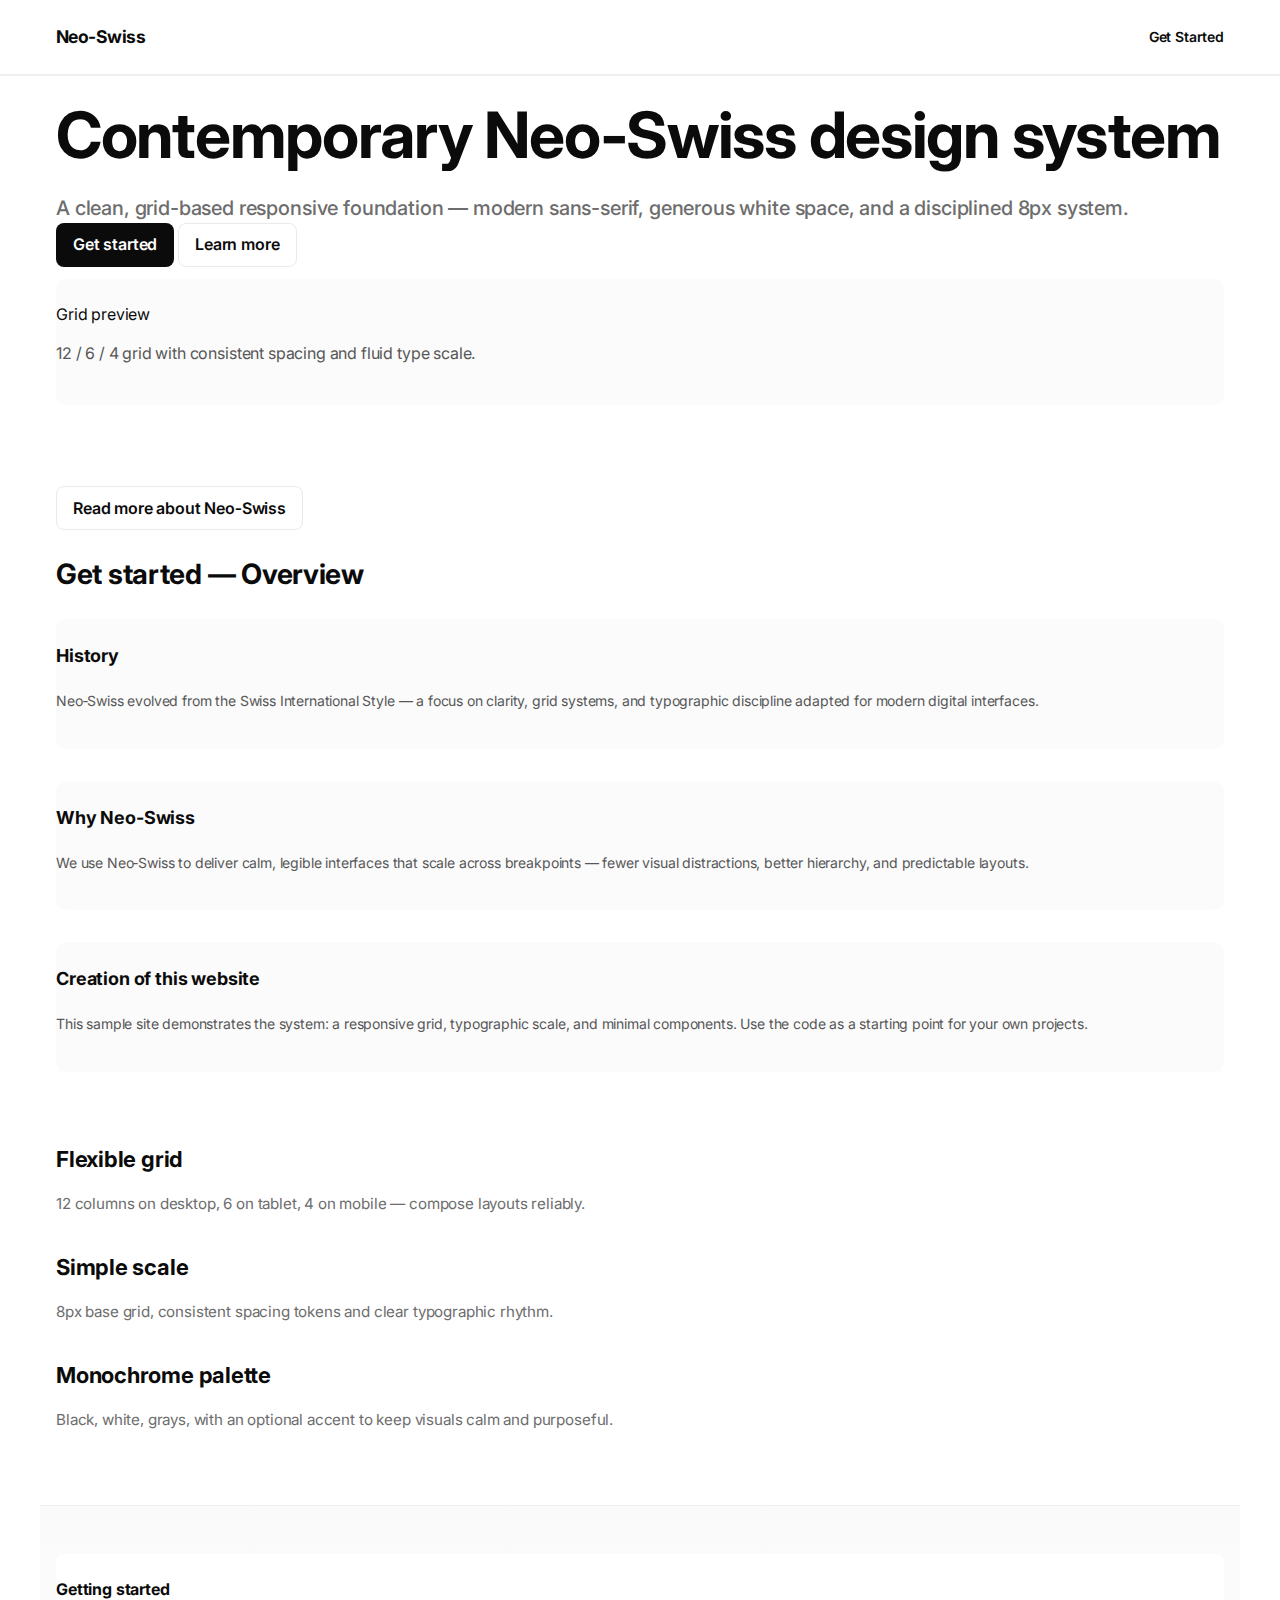
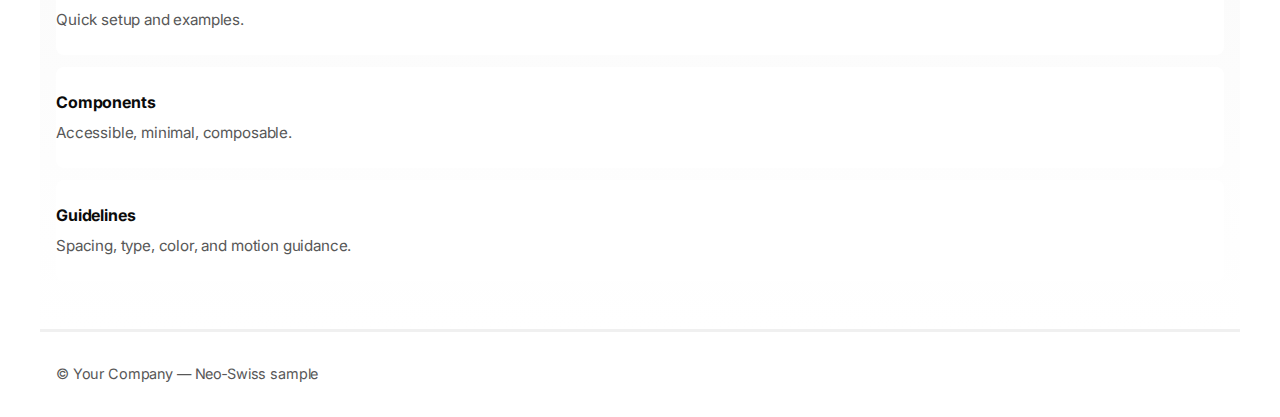
<file: index.html>
<!doctype html>
<html lang="en">
<head>
	<meta charset="utf-8" />
	<meta name="viewport" content="width=device-width,initial-scale=1" />
	<title>Neo‑Swiss Design Sample</title>
	<link rel="preconnect" href="https://fonts.gstatic.com" crossorigin>
	<link href="https://fonts.googleapis.com/css2?family=Inter:wght@300;400;600;700&display=swap" rel="stylesheet">
	<link rel="stylesheet" href="./styles/styles.css">
</head>
<body class="neo-swiss">
	<header class="site-header">
		<nav class="container nav">
			<div class="brand">Neo‑Swiss</div>
			<ul class="nav-links">
				<li><a href="#">Product</a></li>
				<li><a href="#">Docs</a></li>
				<li><a href="#">Company</a></li>
			</ul>
			<a class="cta" href="#get-started">Get Started</a>
		</nav>
	</header>

	<main>
		<section class="container hero grid section">
			<div class="hero-left col-span-4 col-span-md-3">
				<h1 class="h1">Contemporary Neo‑Swiss design system</h1>
				<p class="lead">A clean, grid-based responsive foundation — modern sans-serif, generous white space, and a disciplined 8px system.</p>
				<div class="hero-actions">
					<a class="btn primary" href="#get-started">Get started</a>
					<a class="btn ghost" href="neo-swiss.html">Learn more</a>
				</div>
			</div>
			<div class="hero-right col-span-4 col-span-md-3">
				<!-- Illustration placeholder -->
				<div class="card demo-card">
					<div class="card-title">Grid preview</div>
					<p class="muted">12 / 6 / 4 grid with consistent spacing and fluid type scale.</p>
				</div>
			</div>
		</section>
			<div class="container" style="margin-top:var(--space-2)">
				<a class="btn ghost" href="neo-swiss.html">Read more about Neo‑Swiss</a>
			</div>

		<!-- Get started anchor section: history, why Neo‑Swiss, and creation notes -->
		<section id="get-started" class="container get-started section">
			<h2 class="h2" tabindex="-1">Get started — Overview</h2>
			<div class="grid get-started-grid">
				<article class="card col-span-4">
					<h3>History</h3>
					<p class="muted">Neo‑Swiss evolved from the Swiss International Style — a focus on clarity, grid systems, and typographic discipline adapted for modern digital interfaces.</p>
				</article>
				<article class="card col-span-4">
					<h3>Why Neo‑Swiss</h3>
					<p class="muted">We use Neo‑Swiss to deliver calm, legible interfaces that scale across breakpoints — fewer visual distractions, better hierarchy, and predictable layouts.</p>
				</article>
				<article class="card col-span-4">
					<h3>Creation of this website</h3>
					<p class="muted">This sample site demonstrates the system: a responsive grid, typographic scale, and minimal components. Use the code as a starting point for your own projects.</p>
				</article>
			</div>
		</section>

		<section class="container features grid section">
			<div class="feature col-span-4 col-span-md-2">
				<h3>Flexible grid</h3>
				<p class="muted">12 columns on desktop, 6 on tablet, 4 on mobile — compose layouts reliably.</p>
			</div>
			<div class="feature col-span-4 col-span-md-2">
				<h3>Simple scale</h3>
				<p class="muted">8px base grid, consistent spacing tokens and clear typographic rhythm.</p>
			</div>
			<div class="feature col-span-4 col-span-md-2">
				<h3>Monochrome palette</h3>
				<p class="muted">Black, white, grays, with an optional accent to keep visuals calm and purposeful.</p>
			</div>
		</section>

		<section class="container docs section">
			<div class="grid">
				<div class="doc-card col-span-4 col-span-md-2 col-span-lg-1">
					<h4>Getting started</h4>
					<p class="muted">Quick setup and examples.</p>
				</div>
				<div class="doc-card col-span-4 col-span-md-2 col-span-lg-1">
					<h4>Components</h4>
					<p class="muted">Accessible, minimal, composable.</p>
				</div>
				<div class="doc-card col-span-4 col-span-md-2 col-span-lg-1">
					<h4>Guidelines</h4>
					<p class="muted">Spacing, type, color, and motion guidance.</p>
				</div>
			</div>
		</section>
	</main>

	<footer class="site-footer container section">
		<div class="muted">© Your Company — Neo‑Swiss sample</div>
	</footer>
</body>
</html>
</file>
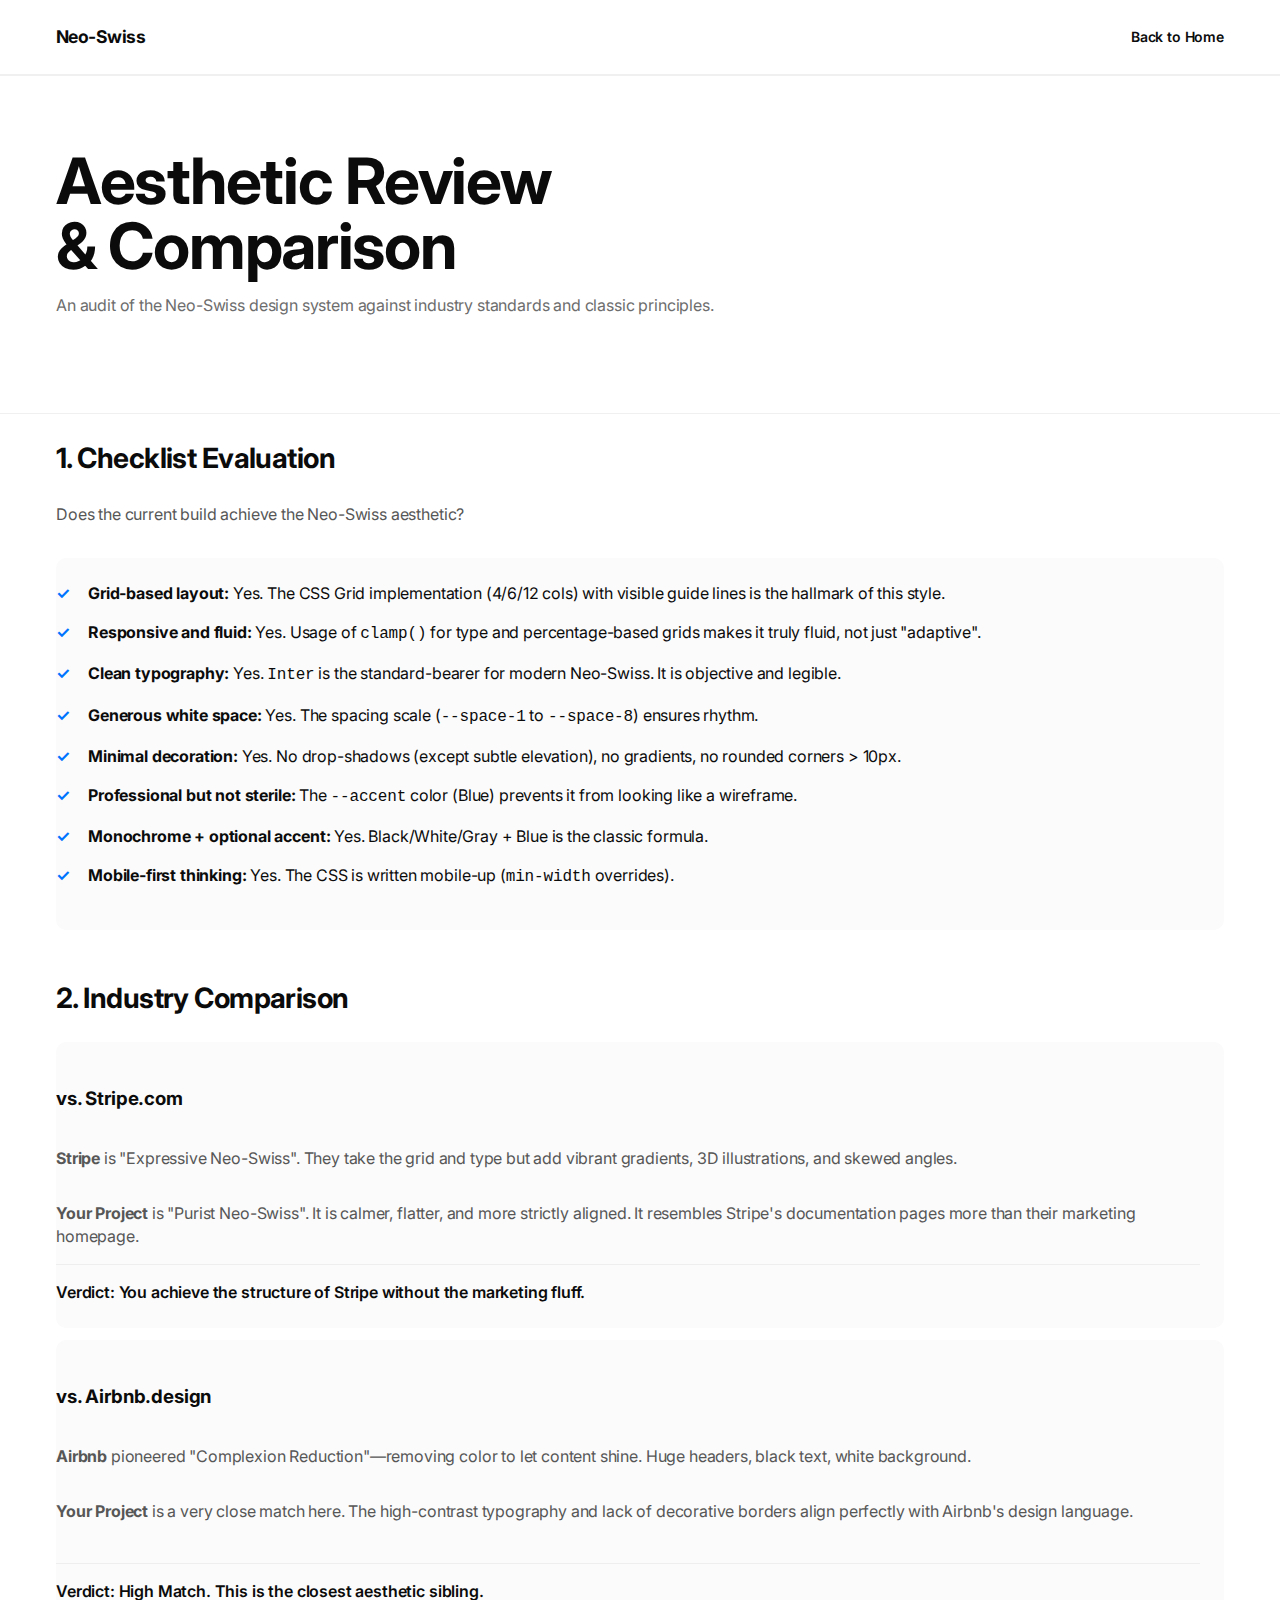
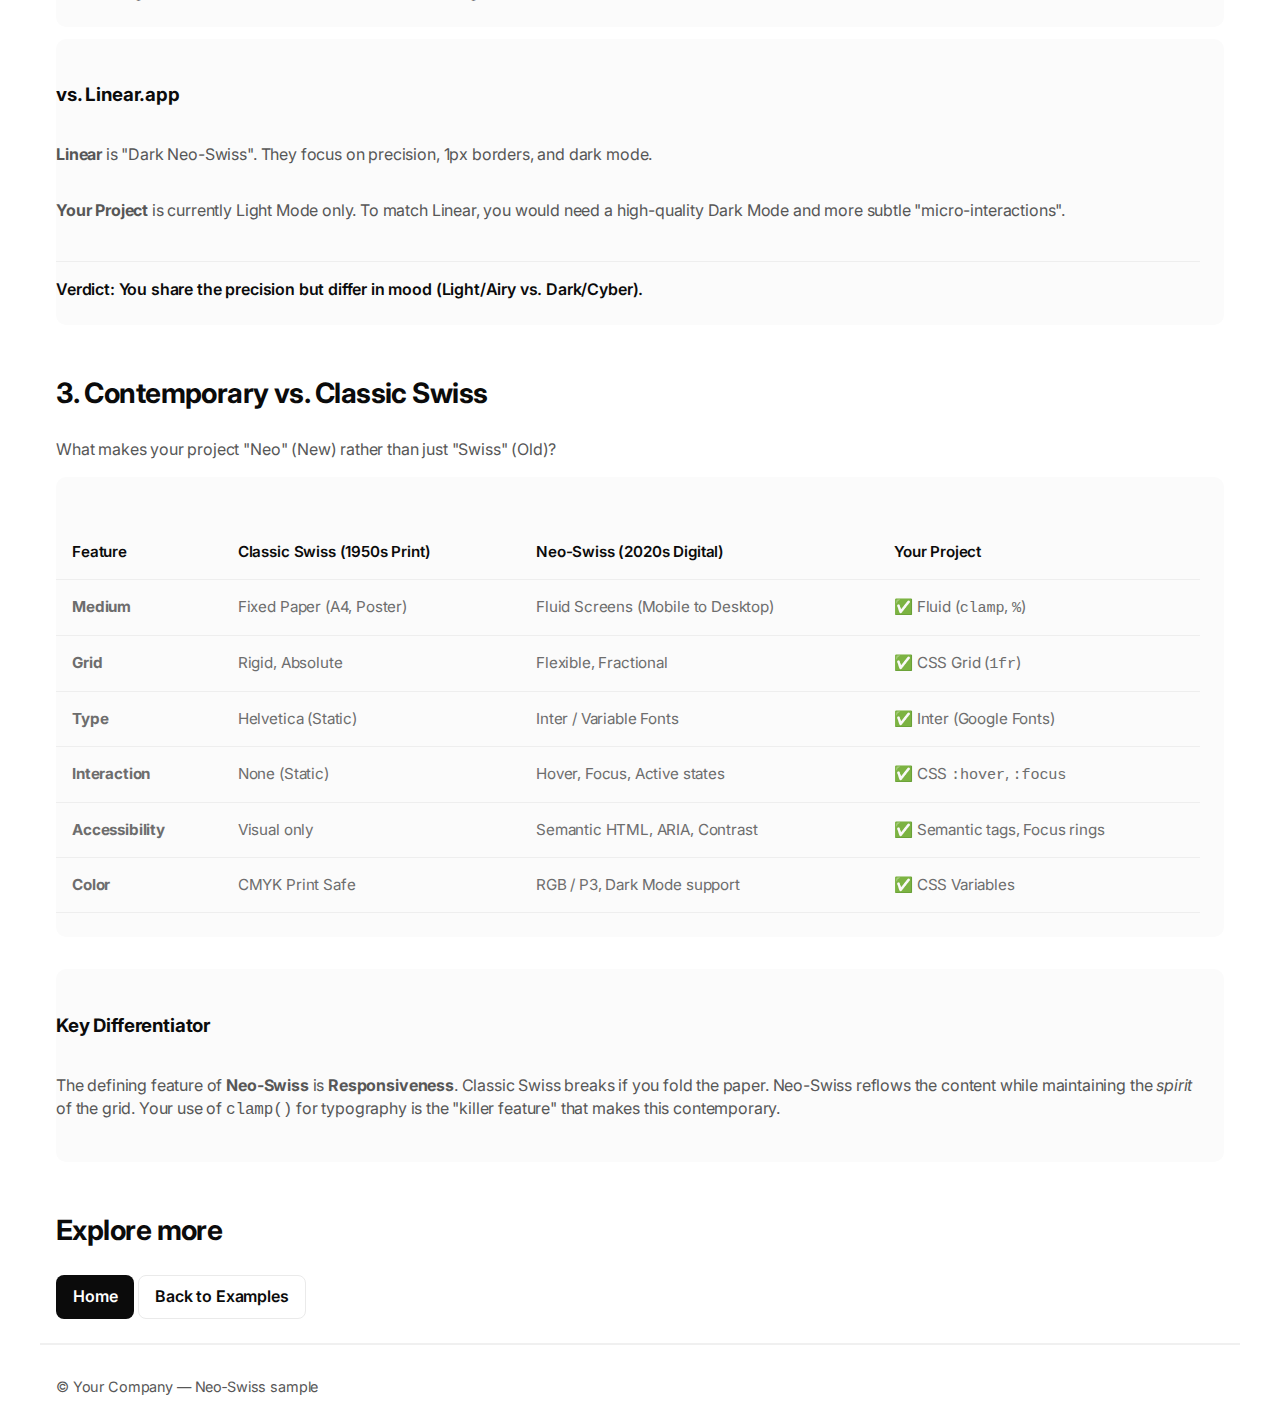
<file: audit.html>
<!doctype html>
<html lang="en">
<head>
	<meta charset="utf-8" />
	<meta name="viewport" content="width=device-width,initial-scale=1" />
	<meta name="description" content="A comprehensive design audit of the Neo-Swiss design system, evaluating aesthetics, usability, and accessibility." />
	<title>Neo‑Swiss Aesthetic Audit</title>
	<link rel="icon" href="data:," />
	<link rel="preconnect" href="https://fonts.gstatic.com" crossorigin>
	<link href="https://fonts.googleapis.com/css2?family=Inter:wght@300;400;600;700&display=swap" rel="stylesheet">
	<link rel="stylesheet" href="./styles/styles.css">
	<link rel="stylesheet" href="./styles/audit_style.css">
</head>
<body class="neo-swiss">
	<a class="skip-link" href="#main-content">Skip to content</a>
	<header class="site-header">
		<nav class="container nav" aria-label="Primary navigation">
			<div class="brand"><a href="index.html" style="text-decoration:none; color:inherit;">Neo‑Swiss</a></div>
			<ul class="nav-links">
				<li><a href="neo-swiss.html">About</a></li>
				<li><a href="timeline.html">Timeline</a></li>
				<li><a href="examples.html">Examples</a></li>
			</ul>
			<a class="cta" href="index.html">Back to Home</a>
		</nav>
	</header>

	<main id="main-content">
		<section class="hero-section">
			<div class="container section">
				<h1 class="h1">Aesthetic Review<br>& Comparison</h1>
				<p class="lead">An audit of the Neo-Swiss design system against industry standards and classic principles.</p>
			</div>
		</section>

		<section class="container section">
			<h2 class="h2">1. Checklist Evaluation</h2>
			<p class="muted" style="margin-bottom: var(--space-4);">Does the current build achieve the Neo-Swiss aesthetic?</p>
			
			<div class="card">
				<ul class="audit-list">
					<li><strong>Grid-based layout:</strong> Yes. The CSS Grid implementation (4/6/12 cols) with visible guide lines is the hallmark of this style.</li>
					<li><strong>Responsive and fluid:</strong> Yes. Usage of <code>clamp()</code> for type and percentage-based grids makes it truly fluid, not just "adaptive".</li>
					<li><strong>Clean typography:</strong> Yes. <code>Inter</code> is the standard-bearer for modern Neo-Swiss. It is objective and legible.</li>
					<li><strong>Generous white space:</strong> Yes. The spacing scale (<code>--space-1</code> to <code>--space-8</code>) ensures rhythm.</li>
					<li><strong>Minimal decoration:</strong> Yes. No drop-shadows (except subtle elevation), no gradients, no rounded corners > 10px.</li>
					<li><strong>Professional but not sterile:</strong> The <code>--accent</code> color (Blue) prevents it from looking like a wireframe.</li>
					<li><strong>Monochrome + optional accent:</strong> Yes. Black/White/Gray + Blue is the classic formula.</li>
					<li><strong>Mobile-first thinking:</strong> Yes. The CSS is written mobile-up (<code>min-width</code> overrides).</li>
				</ul>
			</div>
		</section>

		<section class="container section">
			<h2 class="h2">2. Industry Comparison</h2>
			<div class="grid">
				<!-- Stripe -->
				<article class="card comparison-card col-span-4 col-span-md-2 col-span-lg-4">
					<h3>vs. Stripe.com</h3>
					<p class="muted"><strong>Stripe</strong> is "Expressive Neo-Swiss". They take the grid and type but add vibrant gradients, 3D illustrations, and skewed angles.</p>
					<p class="muted"><strong>Your Project</strong> is "Purist Neo-Swiss". It is calmer, flatter, and more strictly aligned. It resembles Stripe's documentation pages more than their marketing homepage.</p>
					<div class="comparison-verdict">Verdict: You achieve the structure of Stripe without the marketing fluff.</div>
				</article>

				<!-- Airbnb -->
				<article class="card comparison-card col-span-4 col-span-md-2 col-span-lg-4">
					<h3>vs. Airbnb.design</h3>
					<p class="muted"><strong>Airbnb</strong> pioneered "Complexion Reduction"—removing color to let content shine. Huge headers, black text, white background.</p>
					<p class="muted"><strong>Your Project</strong> is a very close match here. The high-contrast typography and lack of decorative borders align perfectly with Airbnb's design language.</p>
					<div class="comparison-verdict">Verdict: High Match. This is the closest aesthetic sibling.</div>
				</article>

				<!-- Linear -->
				<article class="card comparison-card col-span-4 col-span-md-2 col-span-lg-4">
					<h3>vs. Linear.app</h3>
					<p class="muted"><strong>Linear</strong> is "Dark Neo-Swiss". They focus on precision, 1px borders, and dark mode.</p>
					<p class="muted"><strong>Your Project</strong> is currently Light Mode only. To match Linear, you would need a high-quality Dark Mode and more subtle "micro-interactions".</p>
					<div class="comparison-verdict">Verdict: You share the precision but differ in mood (Light/Airy vs. Dark/Cyber).</div>
				</article>
			</div>
		</section>

		<section class="container section">
			<h2 class="h2">3. Contemporary vs. Classic Swiss</h2>
			<p class="muted">What makes your project "Neo" (New) rather than just "Swiss" (Old)?</p>
			
			<div class="card" style="overflow-x: auto;">
				<table class="audit-table">
					<thead>
						<tr>
							<th>Feature</th>
							<th>Classic Swiss (1950s Print)</th>
							<th>Neo-Swiss (2020s Digital)</th>
							<th>Your Project</th>
						</tr>
					</thead>
					<tbody>
						<tr>
							<td><strong>Medium</strong></td>
							<td>Fixed Paper (A4, Poster)</td>
							<td>Fluid Screens (Mobile to Desktop)</td>
							<td>✅ Fluid (<code>clamp</code>, <code>%</code>)</td>
						</tr>
						<tr>
							<td><strong>Grid</strong></td>
							<td>Rigid, Absolute</td>
							<td>Flexible, Fractional</td>
							<td>✅ CSS Grid (<code>1fr</code>)</td>
						</tr>
						<tr>
							<td><strong>Type</strong></td>
							<td>Helvetica (Static)</td>
							<td>Inter / Variable Fonts</td>
							<td>✅ Inter (Google Fonts)</td>
						</tr>
						<tr>
							<td><strong>Interaction</strong></td>
							<td>None (Static)</td>
							<td>Hover, Focus, Active states</td>
							<td>✅ CSS <code>:hover</code>, <code>:focus</code></td>
						</tr>
						<tr>
							<td><strong>Accessibility</strong></td>
							<td>Visual only</td>
							<td>Semantic HTML, ARIA, Contrast</td>
							<td>✅ Semantic tags, Focus rings</td>
						</tr>
						<tr>
							<td><strong>Color</strong></td>
							<td>CMYK Print Safe</td>
							<td>RGB / P3, Dark Mode support</td>
							<td>✅ CSS Variables</td>
						</tr>
					</tbody>
				</table>
			</div>

			<div class="card" style="margin-top: var(--space-4);">
				<h3>Key Differentiator</h3>
				<p class="muted">The defining feature of <strong>Neo-Swiss</strong> is <strong>Responsiveness</strong>. Classic Swiss breaks if you fold the paper. Neo-Swiss reflows the content while maintaining the <em>spirit</em> of the grid. Your use of <code>clamp()</code> for typography is the "killer feature" that makes this contemporary.</p>
			</div>
		</section>

		<section class="container section text-center">
			<h2 class="h2">Explore more</h2>
			<div class="actions">
				<a class="btn primary" href="index.html">Home</a>
				<a class="btn ghost" href="examples.html">Back to Examples</a>
			</div>
		</section>
	</main>

	<footer class="site-footer container section">
		<div class="muted">© Your Company — Neo‑Swiss sample</div>
	</footer>
</body>
</html>
</file>
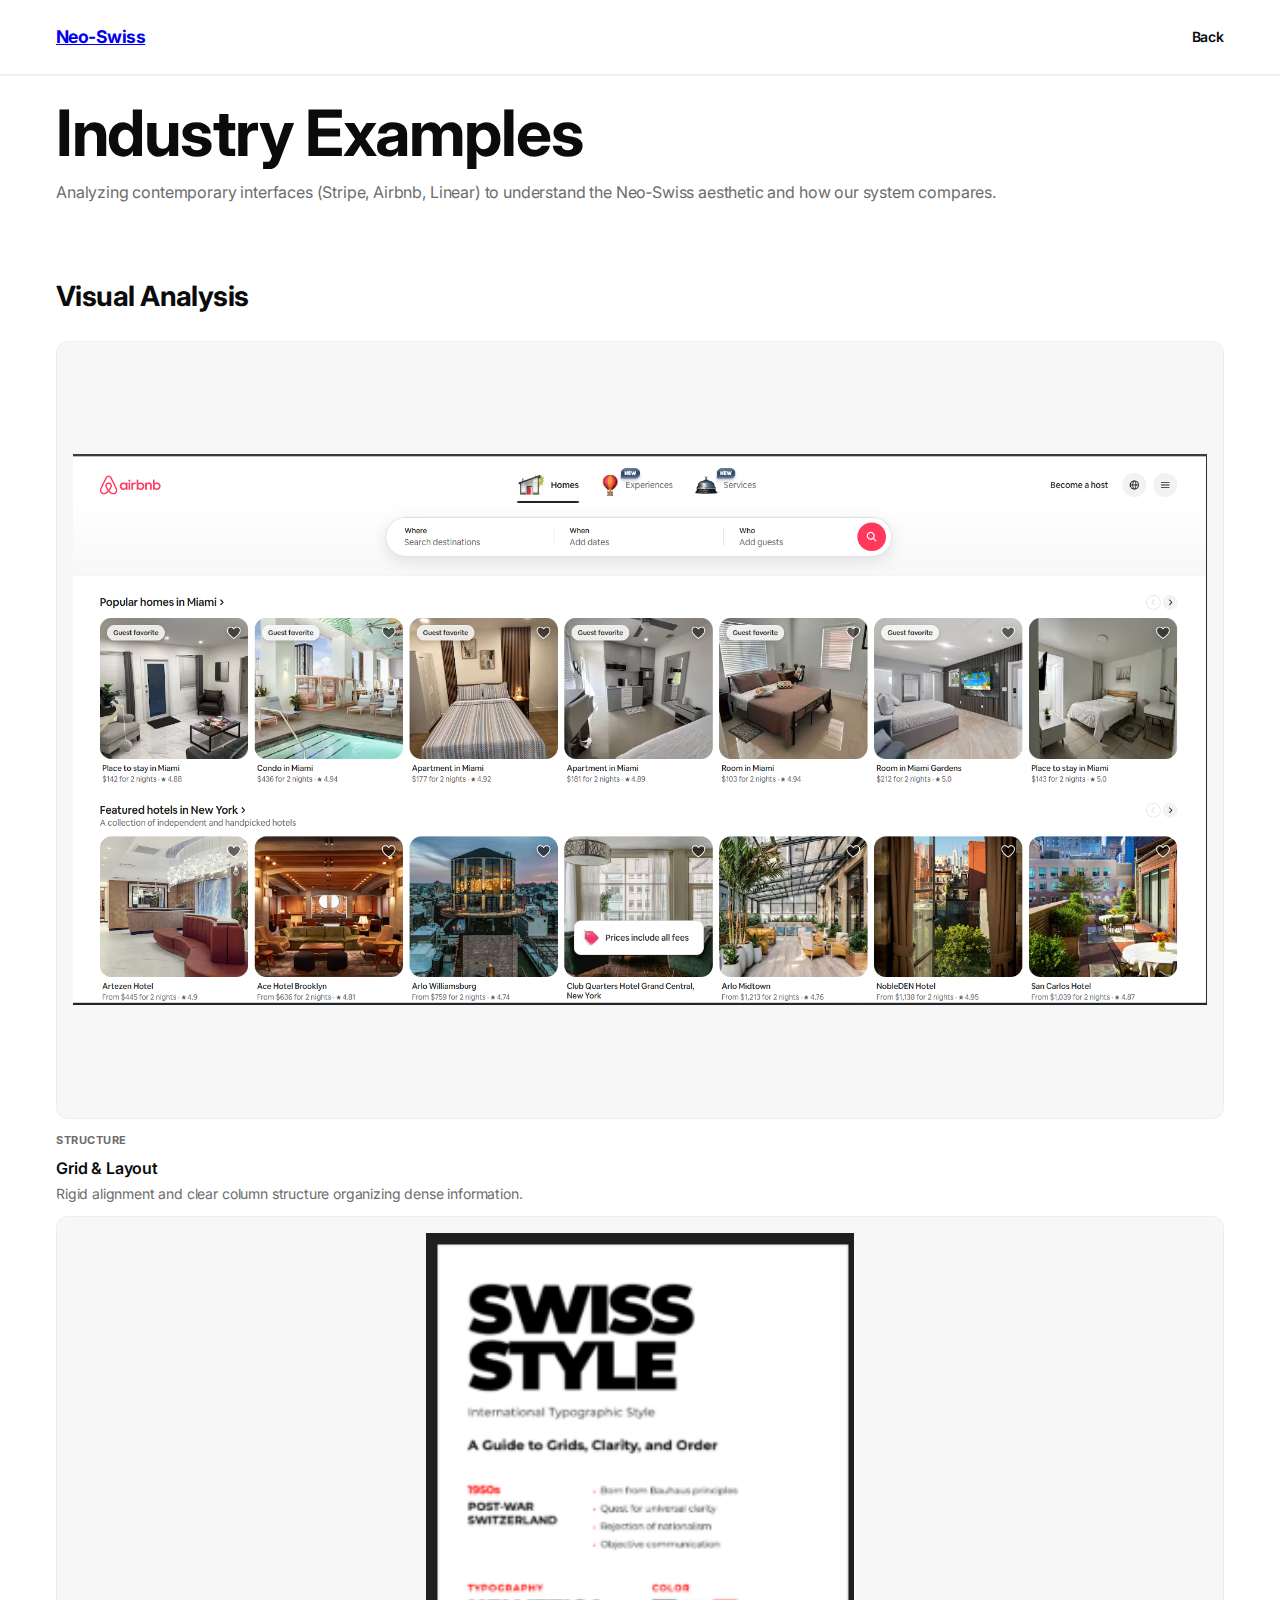
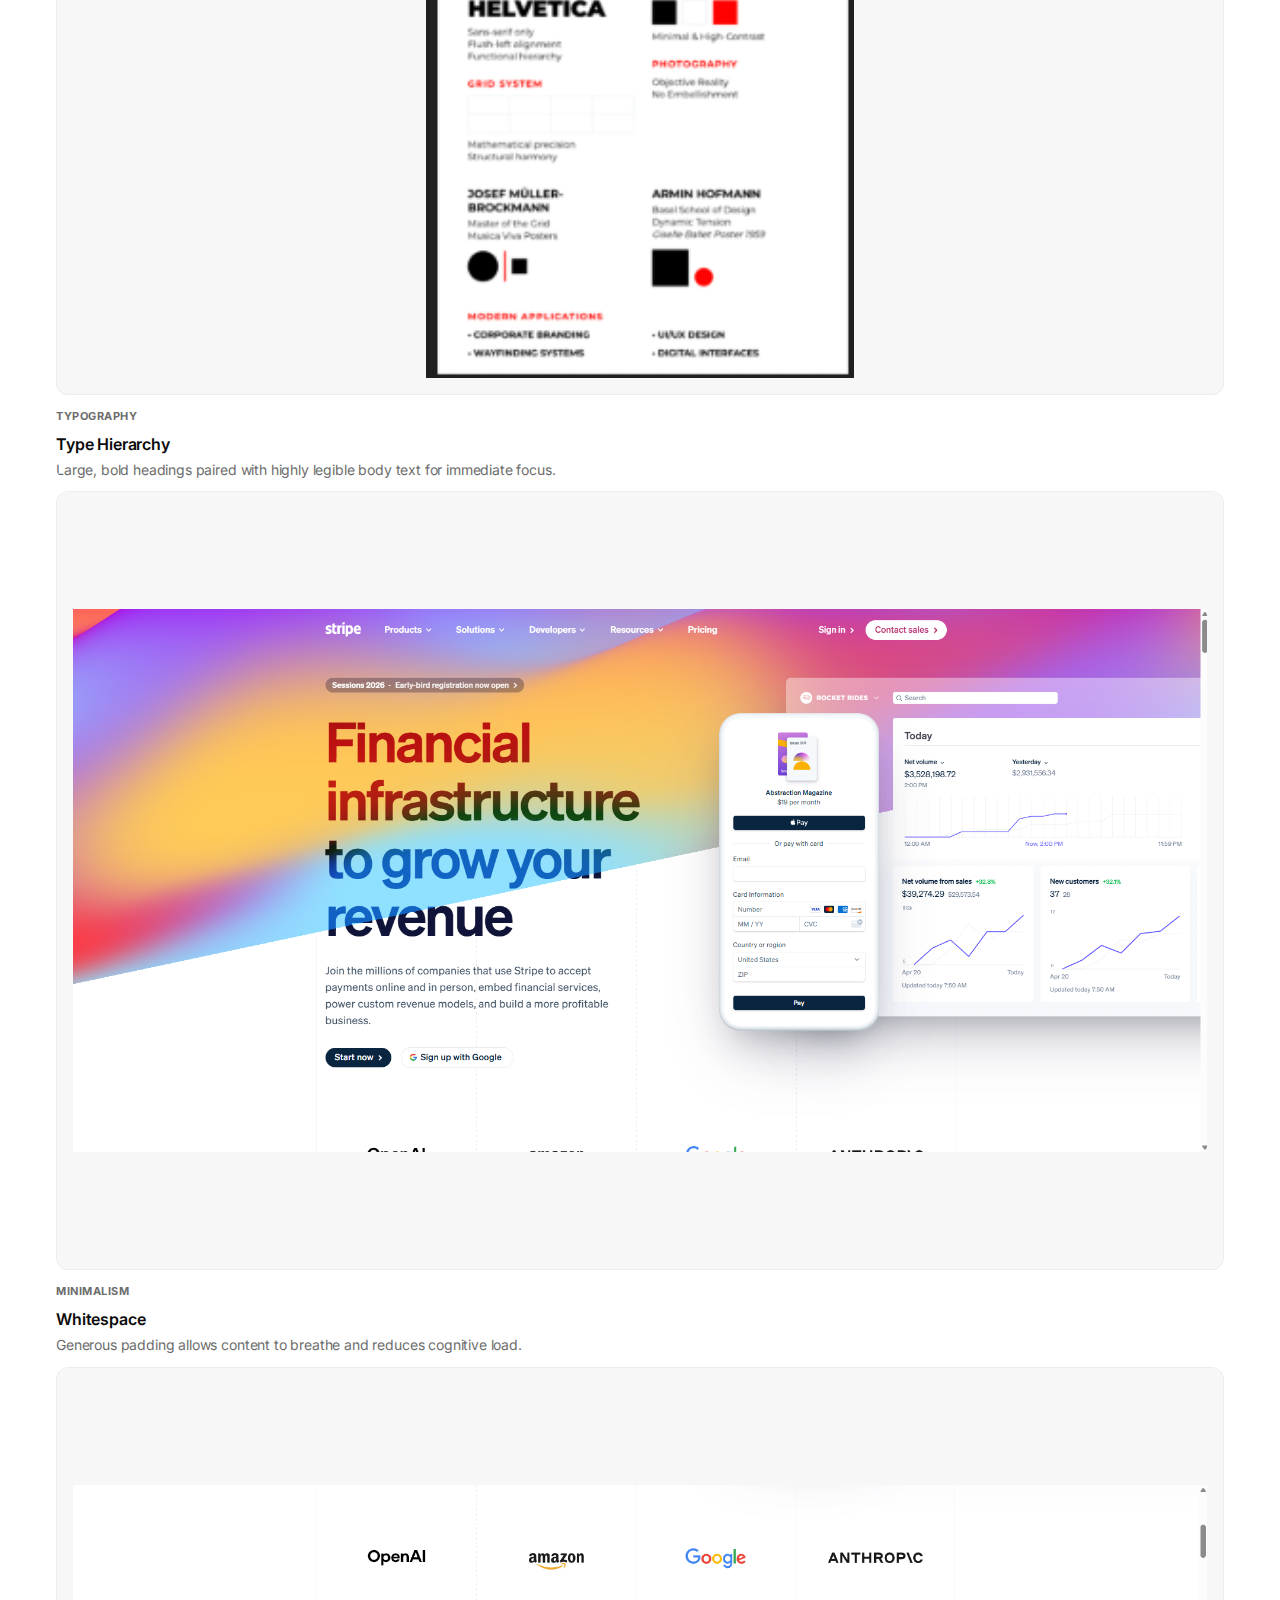
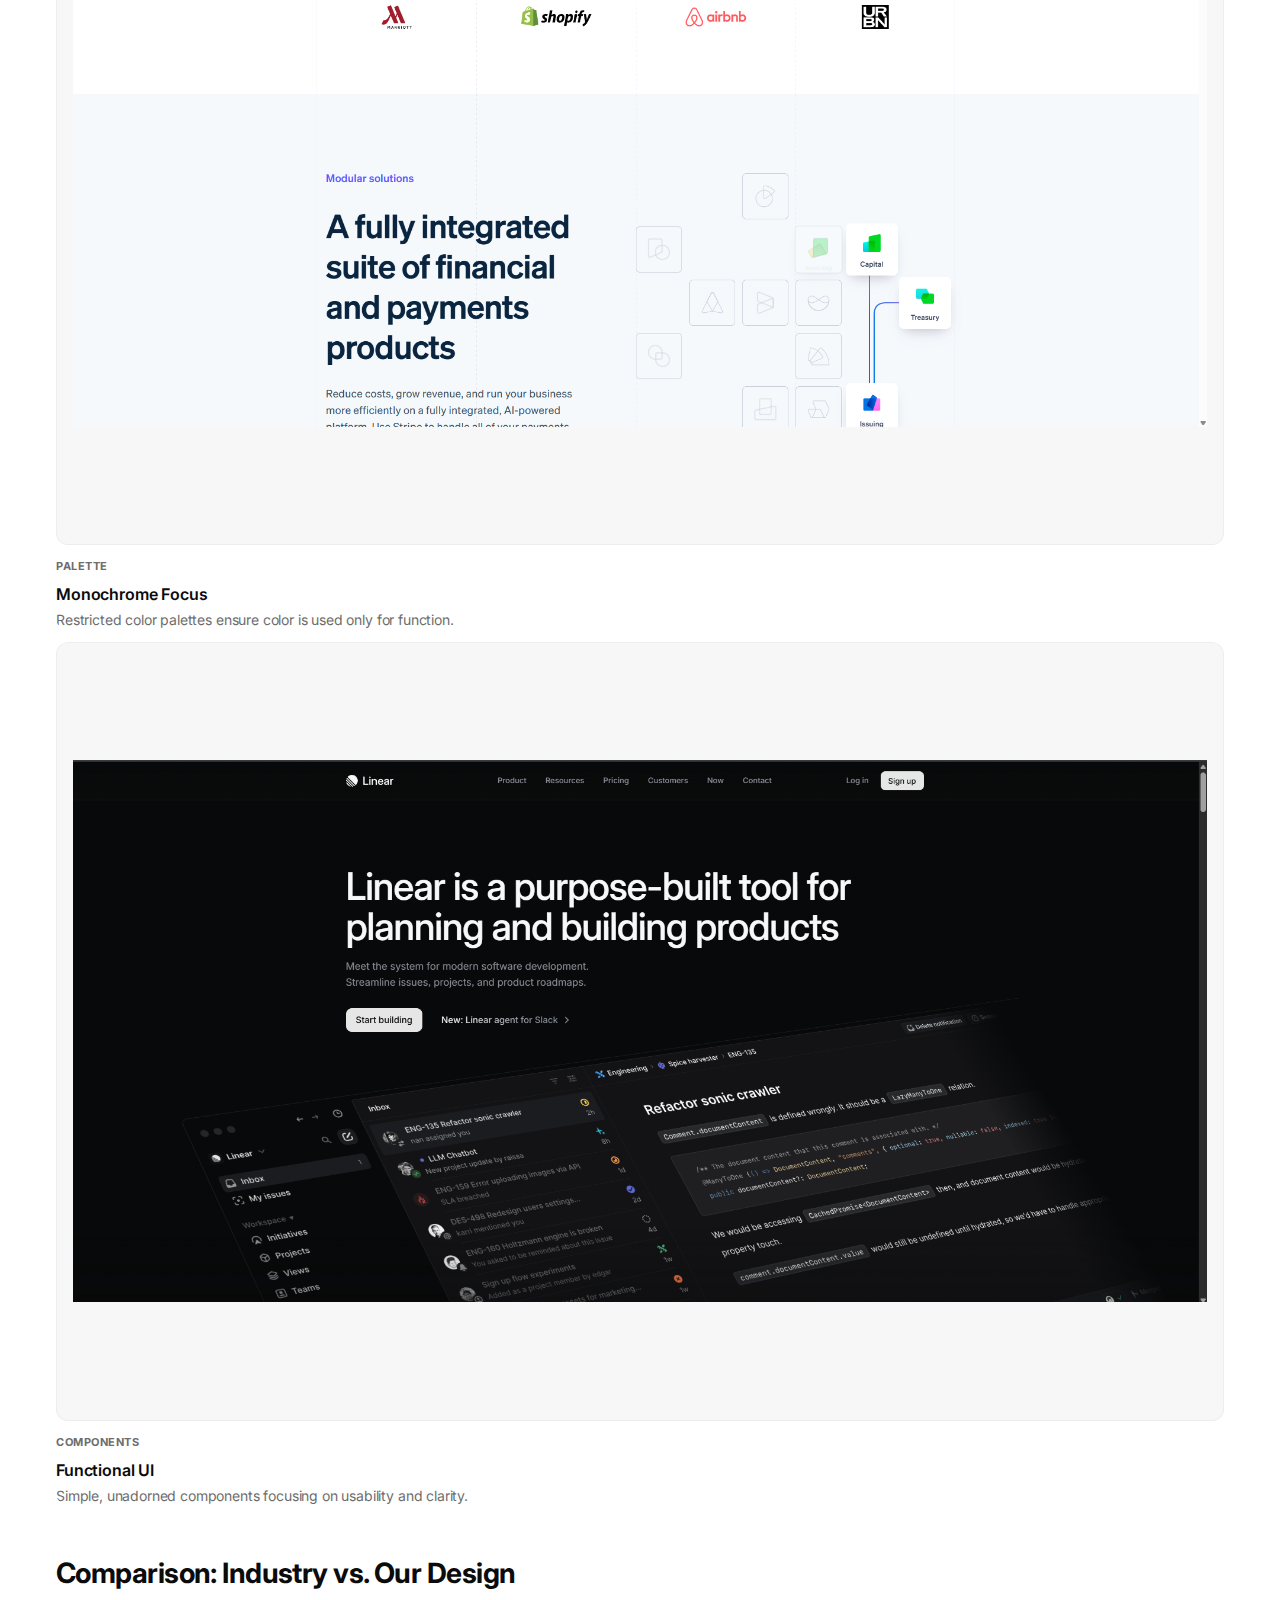
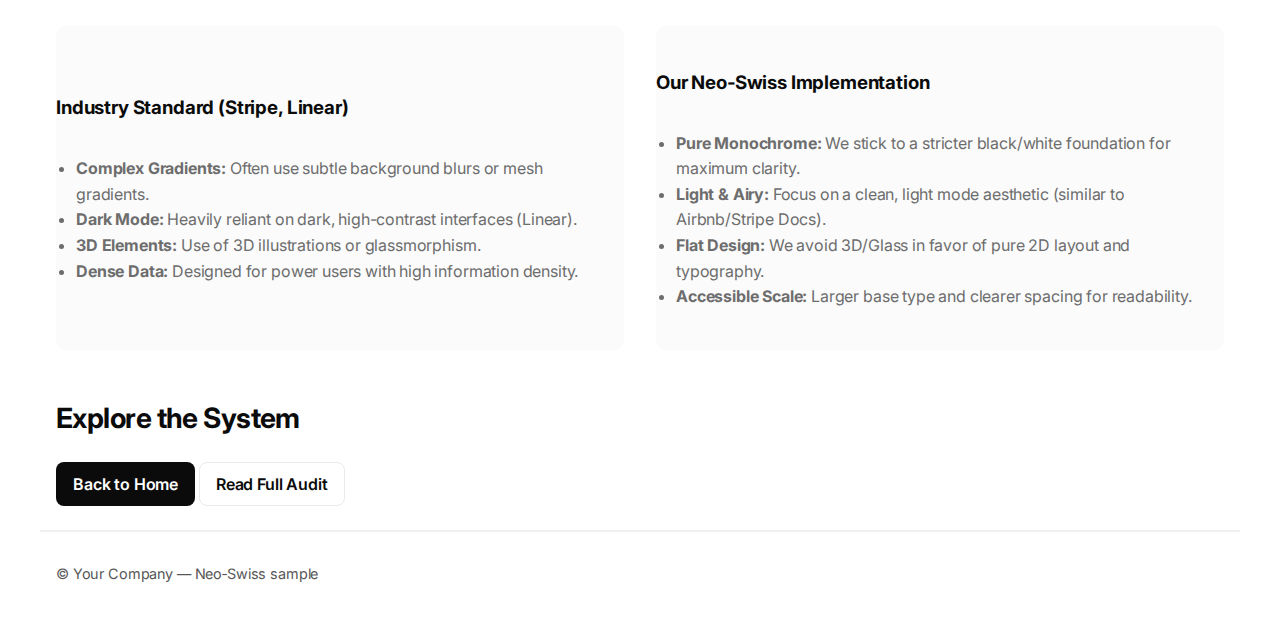
<file: examples.html>
<!doctype html>
<html lang="en">
<head>
	<meta charset="utf-8" />
	<meta name="viewport" content="width=device-width,initial-scale=1" />
	<title>Design Examples — Neo‑Swiss</title>
	<link rel="preconnect" href="https://fonts.gstatic.com" crossorigin>
	<link href="https://fonts.googleapis.com/css2?family=Inter:wght@300;400;600;700&display=swap" rel="stylesheet">
	<link rel="stylesheet" href="./styles/styles.css">
	<style>
		.example-card {
			background: transparent;
			border-radius: 12px;
			overflow: hidden;
			border: none;
			display: flex;
			flex-direction: column;
			height: 100%;
			transition: transform 0.2s ease;
		}
		.example-card:hover {
			transform: translateY(-2px);
		}
		.example-image-container {
			background: #f7f7f7;
			border-radius: 12px;
			overflow: hidden;
			margin-bottom: var(--space-1);
			border: 1px solid rgba(0,0,0,0.04);
			aspect-ratio: 3/2;
			display: flex;
			align-items: center;
			justify-content: center;
			padding: var(--space-2);
		}
		.example-image {
			width: 100%;
			height: 100%;
			display: block;
			object-fit: contain; 
		}
		.example-content {
			padding: 0;
		}
		.example-tag {
			display: inline-block;
			font-size: 11px;
			font-weight: 700;
			text-transform: uppercase;
			letter-spacing: 0.05em;
			color: var(--muted);
			margin-bottom: var(--space-1);
		}
		.example-card h3 {
			font-size: 16px;
			margin: 0 0 4px 0;
			font-weight: 600;
		}
		.example-card p {
			font-size: 14px;
			color: var(--muted);
			line-height: 1.4;
			margin: 0;
		}
		.comparison-grid {
			display: grid;
			gap: var(--space-4);
			margin-top: var(--space-4);
		}
		@media (min-width: 768px) {
			.comparison-grid {
				grid-template-columns: 1fr 1fr;
			}
		}
	</style>
</head>
<body class="neo-swiss">
	<a class="skip-link" href="#main-content">Skip to content</a>
	<header class="site-header">
		<nav class="container nav" aria-label="Primary navigation">
			<div class="brand"><a href="index.html">Neo‑Swiss</a></div>
			<ul class="nav-links">
				<li><a href="index.html">Home</a></li>
				<li><a href="neo-swiss.html">About</a></li>
				<li><a href="timeline.html">Timeline</a></li>
				<li><a href="examples.html" aria-current="page" style="color: var(--text);">Examples</a></li>
			</ul>
			<a class="cta" href="index.html">Back</a>
		</nav>
	</header>

	<main id="main-content">
		<section class="container section">
			<h1 class="h1">Industry Examples</h1>
			<p class="lead">Analyzing contemporary interfaces (Stripe, Airbnb, Linear) to understand the Neo‑Swiss aesthetic and how our system compares.</p>
		</section>

		<section class="container section">
			<h2 class="h2">Visual Analysis</h2>
			<div class="grid">
				<!-- Example 1 -->
				<div class="col-span-4 col-span-md-3 col-span-lg-3">
					<article class="example-card">
						<div class="example-image-container">
							<img src="./images/Screenshot 2025-12-03 212915.png" alt="Screenshot of a web interface demonstrating a rigid grid layout with clear column structure" class="example-image" loading="lazy">
						</div>
						<div class="example-content">
							<span class="example-tag">Structure</span>
							<h3>Grid & Layout</h3>
							<p class="muted">Rigid alignment and clear column structure organizing dense information.</p>
						</div>
					</article>
				</div>

				<!-- Example 2 -->
				<div class="col-span-4 col-span-md-3 col-span-lg-3">
					<article class="example-card">
						<div class="example-image-container">
							<img src="./images/Screenshot 2025-12-03 213001.png" alt="Screenshot showing large, bold headings paired with legible body text to demonstrate type hierarchy" class="example-image" loading="lazy">
						</div>
						<div class="example-content">
							<span class="example-tag">Typography</span>
							<h3>Type Hierarchy</h3>
							<p class="muted">Large, bold headings paired with highly legible body text for immediate focus.</p>
						</div>
					</article>
				</div>

				<!-- Example 3 -->
				<div class="col-span-4 col-span-md-3 col-span-lg-3">
					<article class="example-card">
						<div class="example-image-container">
							<img src="./images/Screenshot 2025-12-03 213115.png" alt="Screenshot highlighting generous whitespace around content elements" class="example-image" loading="lazy">
						</div>
						<div class="example-content">
							<span class="example-tag">Minimalism</span>
							<h3>Whitespace</h3>
							<p class="muted">Generous padding allows content to breathe and reduces cognitive load.</p>
						</div>
					</article>
				</div>

				<!-- Example 4 -->
				<div class="col-span-4 col-span-md-3 col-span-lg-3">
					<article class="example-card">
						<div class="example-image-container">
							<img src="./images/Screenshot 2025-12-03 213136.png" alt="Screenshot of an interface using a restricted monochrome color palette" class="example-image" loading="lazy">
						</div>
						<div class="example-content">
							<span class="example-tag">Palette</span>
							<h3>Monochrome Focus</h3>
							<p class="muted">Restricted color palettes ensure color is used only for function.</p>
						</div>
					</article>
				</div>

				<!-- Example 5 -->
				<div class="col-span-4 col-span-md-3 col-span-lg-3">
					<article class="example-card">
						<div class="example-image-container">
							<img src="./images/Screenshot 2025-12-03 213212.png" alt="Screenshot displaying simple, functional UI components like buttons and cards" class="example-image" loading="lazy">
						</div>
						<div class="example-content">
							<span class="example-tag">Components</span>
							<h3>Functional UI</h3>
							<p class="muted">Simple, unadorned components focusing on usability and clarity.</p>
						</div>
					</article>
				</div>
			</div>
		</section>

		<section class="container section">
			<h2 class="h2">Comparison: Industry vs. Our Design</h2>
			<div class="comparison-grid">
				<div class="card">
					<h3>Industry Standard (Stripe, Linear)</h3>
					<ul style="padding-left: 20px; line-height: 1.6; color: var(--muted);">
						<li><strong>Complex Gradients:</strong> Often use subtle background blurs or mesh gradients.</li>
						<li><strong>Dark Mode:</strong> Heavily reliant on dark, high-contrast interfaces (Linear).</li>
						<li><strong>3D Elements:</strong> Use of 3D illustrations or glassmorphism.</li>
						<li><strong>Dense Data:</strong> Designed for power users with high information density.</li>
					</ul>
				</div>
				<div class="card">
					<h3>Our Neo‑Swiss Implementation</h3>
					<ul style="padding-left: 20px; line-height: 1.6; color: var(--muted);">
						<li><strong>Pure Monochrome:</strong> We stick to a stricter black/white foundation for maximum clarity.</li>
						<li><strong>Light & Airy:</strong> Focus on a clean, light mode aesthetic (similar to Airbnb/Stripe Docs).</li>
						<li><strong>Flat Design:</strong> We avoid 3D/Glass in favor of pure 2D layout and typography.</li>
						<li><strong>Accessible Scale:</strong> Larger base type and clearer spacing for readability.</li>
					</ul>
				</div>
			</div>
		</section>

		<section class="container section text-center">
			<h2 class="h2">Explore the System</h2>
			<div class="actions">
				<a class="btn primary" href="index.html">Back to Home</a>
				<a class="btn ghost" href="checklist/aesthetic-review.md" target="_blank">Read Full Audit</a>
			</div>
		</section>
	</main>

	<footer class="site-footer container section">
		<div class="muted">© Your Company — Neo‑Swiss sample</div>
	</footer>
</body>
</html>
</file>
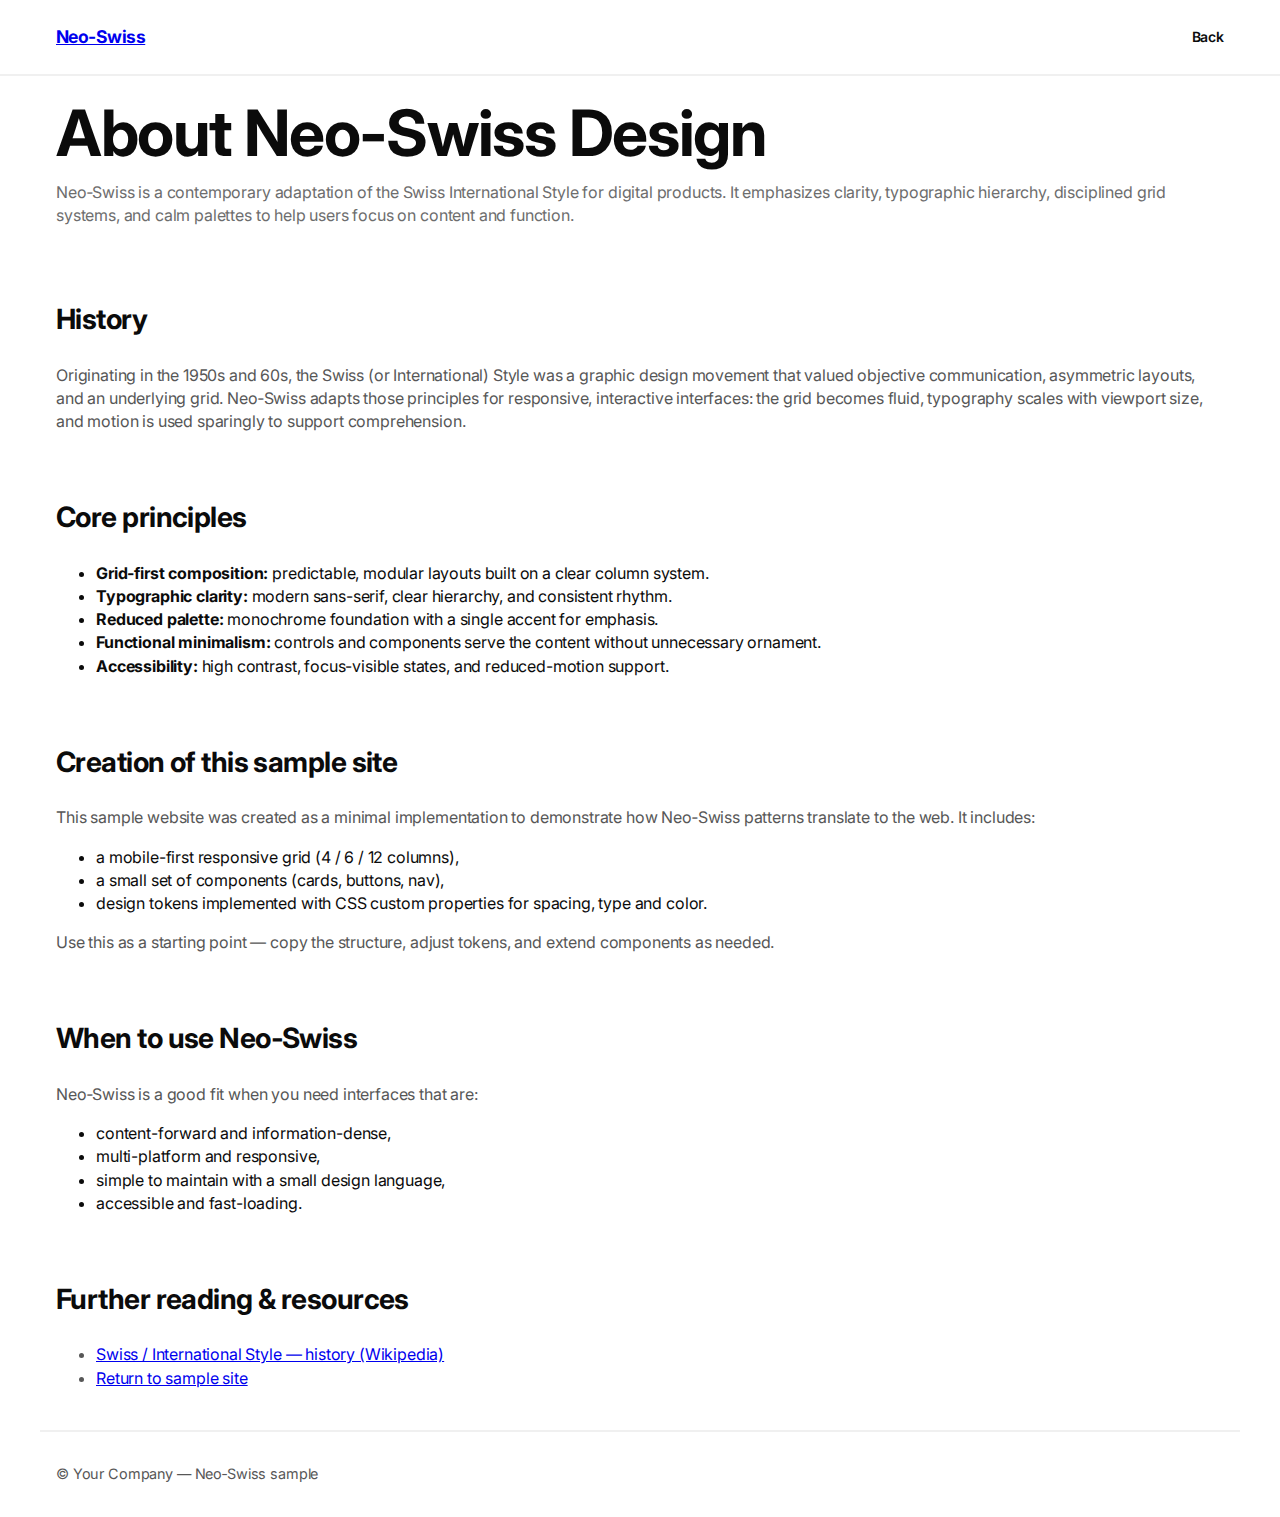
<file: neo-swiss.html>
<!doctype html>
<html lang="en">
<head>
	<meta charset="utf-8" />
	<meta name="viewport" content="width=device-width,initial-scale=1" />
	<meta name="description" content="Learn about the core principles of Neo-Swiss design: grid systems, typography, and minimalism." />
	<title>About Neo‑Swiss Design</title>
	<link rel="icon" href="data:," />
	<link rel="preconnect" href="https://fonts.gstatic.com" crossorigin>
	<link href="https://fonts.googleapis.com/css2?family=Inter:wght@300;400;600;700&display=swap" rel="stylesheet">
	<link rel="stylesheet" href="./styles/styles.css">
</head>
<body class="neo-swiss">
	<a class="skip-link" href="#main-content">Skip to content</a>
	<header class="site-header">
		<nav class="container nav" aria-label="Primary navigation">
			<div class="brand"><a href="index.html">Neo‑Swiss</a></div>
			<ul class="nav-links">
				<li><a href="index.html">Home</a></li>
				<li><a href="#principles">Principles</a></li>
				<li><a href="timeline.html">Timeline</a></li>
				<li><a href="examples.html">Examples</a></li>
			</ul>
			<a class="cta" href="index.html">Back</a>
		</nav>
	</header>

	<main id="main-content">
		<section class="container section">
			<h1 class="h1">About Neo‑Swiss Design</h1>
			<p class="lead">Neo‑Swiss is a contemporary adaptation of the Swiss International Style for digital products. It emphasizes clarity, typographic hierarchy, disciplined grid systems, and calm palettes to help users focus on content and function.</p>
		</section>

		<section id="history" class="container section">
			<h2 class="h2">History</h2>
			<p class="muted">Originating in the 1950s and 60s, the Swiss (or International) Style was a graphic design movement that valued objective communication, asymmetric layouts, and an underlying grid. Neo‑Swiss adapts those principles for responsive, interactive interfaces: the grid becomes fluid, typography scales with viewport size, and motion is used sparingly to support comprehension.</p>
		</section>

		<section id="principles" class="container section">
			<h2 class="h2">Core principles</h2>
			<ul>
				<li><strong>Grid-first composition:</strong> predictable, modular layouts built on a clear column system.</li>
				<li><strong>Typographic clarity:</strong> modern sans-serif, clear hierarchy, and consistent rhythm.</li>
				<li><strong>Reduced palette:</strong> monochrome foundation with a single accent for emphasis.</li>
				<li><strong>Functional minimalism:</strong> controls and components serve the content without unnecessary ornament.</li>
				<li><strong>Accessibility:</strong> high contrast, focus-visible states, and reduced-motion support.</li>
			</ul>
		</section>

		<section id="creation" class="container section">
			<h2 class="h2">Creation of this sample site</h2>
			<p class="muted">This sample website was created as a minimal implementation to demonstrate how Neo‑Swiss patterns translate to the web. It includes:</p>
			<ul>
				<li>a mobile-first responsive grid (4 / 6 / 12 columns),</li>
				<li>a small set of components (cards, buttons, nav),</li>
				<li>design tokens implemented with CSS custom properties for spacing, type and color.</li>
			</ul>
			<p class="muted">Use this as a starting point — copy the structure, adjust tokens, and extend components as needed.</p>
		</section>

		<section id="use" class="container section">
			<h2 class="h2">When to use Neo‑Swiss</h2>
			<p class="muted">Neo‑Swiss is a good fit when you need interfaces that are:</p>
			<ul>
				<li>content-forward and information-dense,</li>
				<li>multi-platform and responsive,</li>
				<li>simple to maintain with a small design language,</li>
				<li>accessible and fast-loading.</li>
			</ul>
		</section>

		<section id="resources" class="container section">
			<h2 class="h2">Further reading & resources</h2>
			<ul class="muted">
				<li><a href="https://en.wikipedia.org/wiki/International_Style_(architecture)">Swiss / International Style — history (Wikipedia)</a></li>
				<li><a href="index.html">Return to sample site</a></li>
			</ul>
		</section>
	</main>

	<footer class="site-footer container section">
		<div class="muted">© Your Company — Neo‑Swiss sample</div>
	</footer>
</body>
</html>
</file>
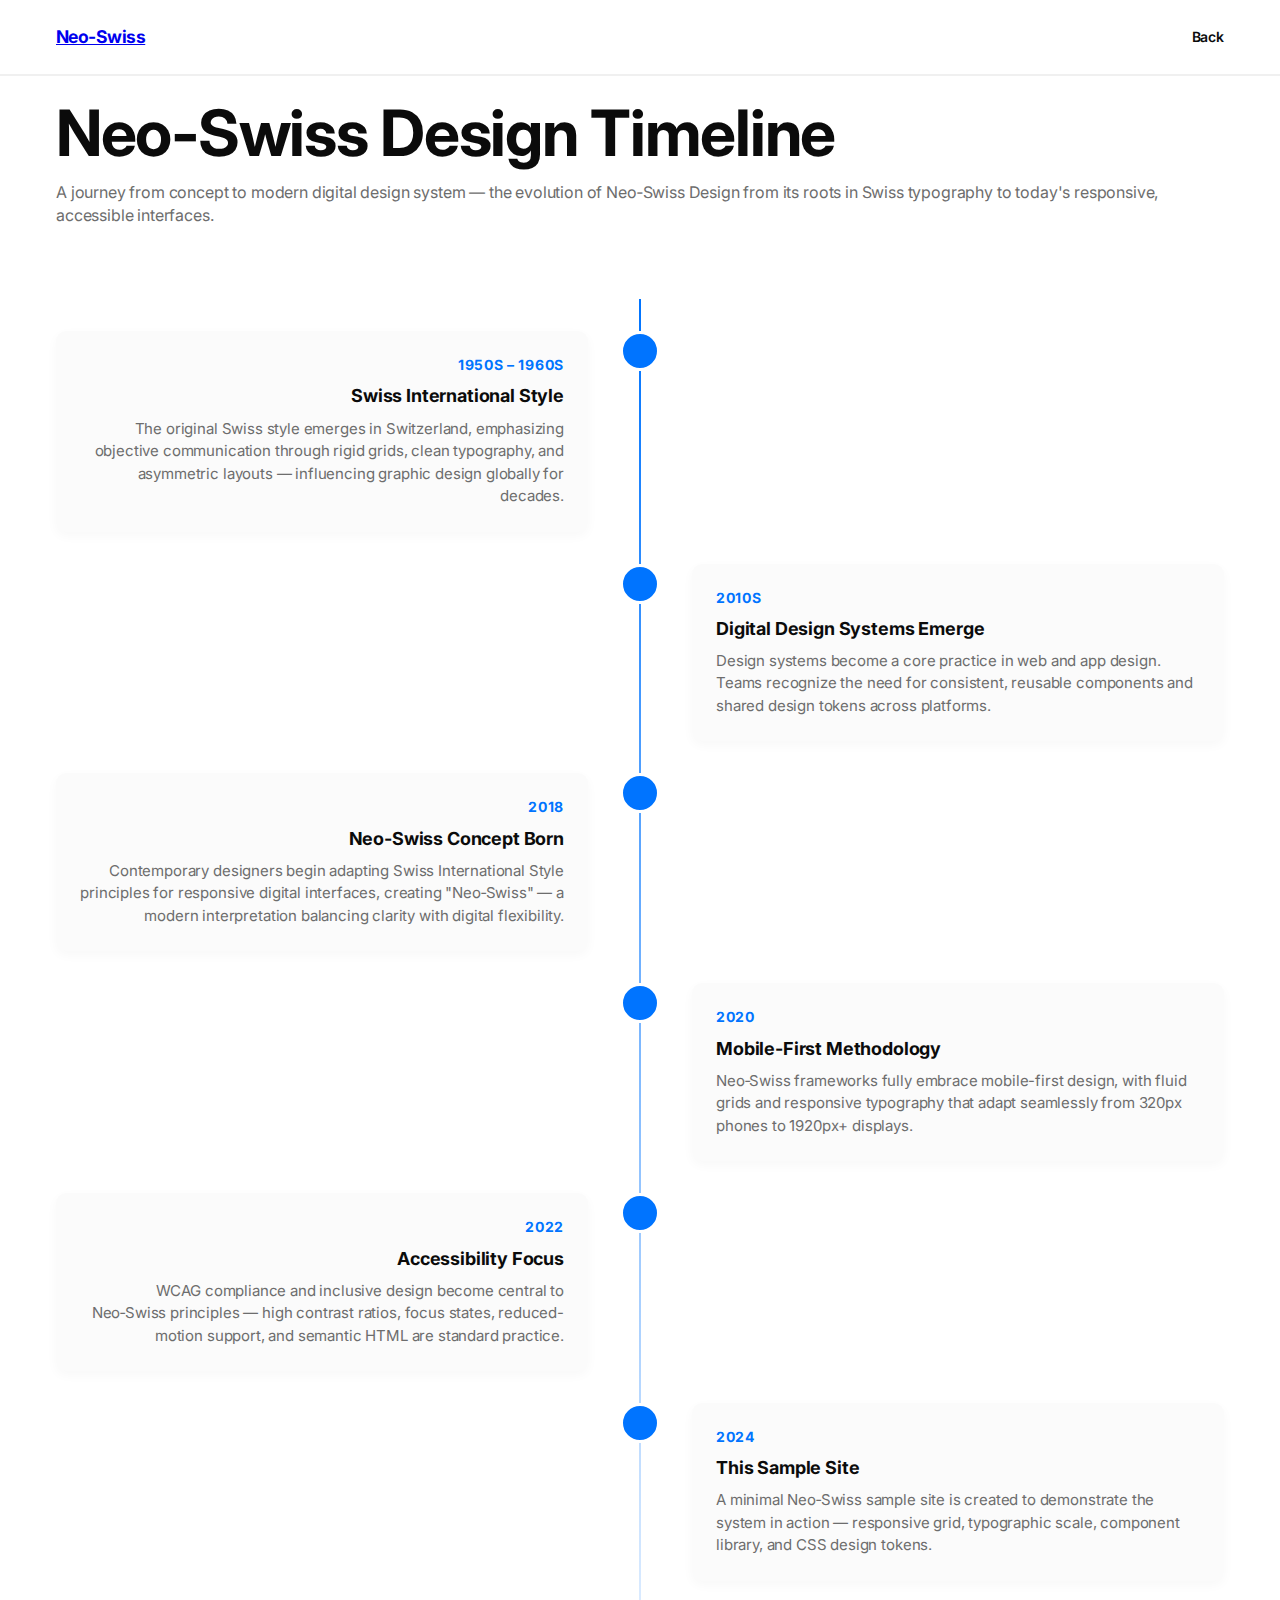
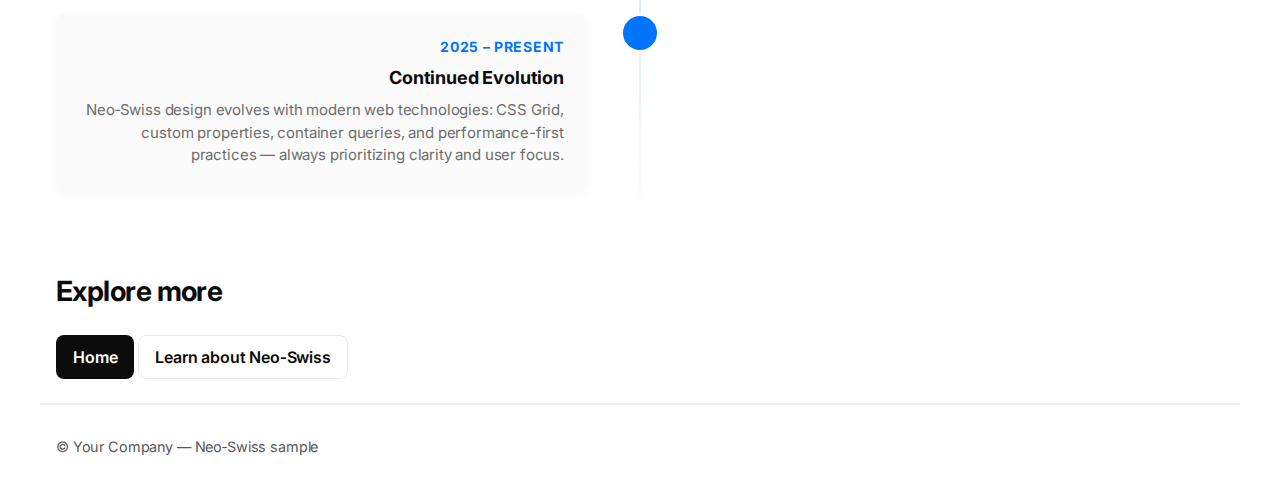
<file: timeline.html>
<!doctype html>
<html lang="en">
<head>
	<meta charset="utf-8" />
	<meta name="viewport" content="width=device-width,initial-scale=1" />
	<title>Neo‑Swiss Timeline</title>
	<link rel="preconnect" href="https://fonts.gstatic.com" crossorigin>
	<link href="https://fonts.googleapis.com/css2?family=Inter:wght@300;400;600;700&display=swap" rel="stylesheet">
	<link rel="stylesheet" href="./styles/styles.css">
	<link rel="stylesheet" href="./styles/timeline.css">
</head>
<body class="neo-swiss">
	<a class="skip-link" href="#main-content">Skip to content</a>
	<header class="site-header">
		<nav class="container nav" aria-label="Primary navigation">
			<div class="brand"><a href="index.html">Neo‑Swiss</a></div>
			<ul class="nav-links">
				<li><a href="index.html">Home</a></li>
				<li><a href="neo-swiss.html">About</a></li>
				<li><a href="#timeline">Timeline</a></li>
			</ul>
			<a class="cta" href="index.html">Back</a>
		</nav>
	</header>

	<main id="main-content">
		<section class="container section">
			<h1 class="h1">Neo‑Swiss Design Timeline</h1>
			<p class="lead">A journey from concept to modern digital design system — the evolution of Neo‑Swiss Design from its roots in Swiss typography to today's responsive, accessible interfaces.</p>
		</section>

		<section id="timeline" class="container section">
			<ol class="timeline-container">
				<li class="timeline-item">
					<div class="timeline-marker" aria-hidden="true"></div>
					<div class="timeline-content">
						<time class="timeline-date" datetime="1950">1950s – 1960s</time>
						<h3 class="timeline-title">Swiss International Style</h3>
						<p class="timeline-description">The original Swiss style emerges in Switzerland, emphasizing objective communication through rigid grids, clean typography, and asymmetric layouts — influencing graphic design globally for decades.</p>
					</div>
				</li>

				<li class="timeline-item">
					<div class="timeline-marker" aria-hidden="true"></div>
					<div class="timeline-content">
						<time class="timeline-date" datetime="2010">2010s</time>
						<h3 class="timeline-title">Digital Design Systems Emerge</h3>
						<p class="timeline-description">Design systems become a core practice in web and app design. Teams recognize the need for consistent, reusable components and shared design tokens across platforms.</p>
					</div>
				</li>

				<li class="timeline-item">
					<div class="timeline-marker" aria-hidden="true"></div>
					<div class="timeline-content">
						<time class="timeline-date" datetime="2018">2018</time>
						<h3 class="timeline-title">Neo‑Swiss Concept Born</h3>
						<p class="timeline-description">Contemporary designers begin adapting Swiss International Style principles for responsive digital interfaces, creating "Neo‑Swiss" — a modern interpretation balancing clarity with digital flexibility.</p>
					</div>
				</li>

				<li class="timeline-item">
					<div class="timeline-marker" aria-hidden="true"></div>
					<div class="timeline-content">
						<time class="timeline-date" datetime="2020">2020</time>
						<h3 class="timeline-title">Mobile-First Methodology</h3>
						<p class="timeline-description">Neo‑Swiss frameworks fully embrace mobile-first design, with fluid grids and responsive typography that adapt seamlessly from 320px phones to 1920px+ displays.</p>
					</div>
				</li>

				<li class="timeline-item">
					<div class="timeline-marker" aria-hidden="true"></div>
					<div class="timeline-content">
						<time class="timeline-date" datetime="2022">2022</time>
						<h3 class="timeline-title">Accessibility Focus</h3>
						<p class="timeline-description">WCAG compliance and inclusive design become central to Neo‑Swiss principles — high contrast ratios, focus states, reduced-motion support, and semantic HTML are standard practice.</p>
					</div>
				</li>

				<li class="timeline-item">
					<div class="timeline-marker" aria-hidden="true"></div>
					<div class="timeline-content">
						<time class="timeline-date" datetime="2024">2024</time>
						<h3 class="timeline-title">This Sample Site</h3>
						<p class="timeline-description">A minimal Neo‑Swiss sample site is created to demonstrate the system in action — responsive grid, typographic scale, component library, and CSS design tokens.</p>
					</div>
				</li>

				<li class="timeline-item">
					<div class="timeline-marker" aria-hidden="true"></div>
					<div class="timeline-content">
						<time class="timeline-date" datetime="2025">2025 – Present</time>
						<h3 class="timeline-title">Continued Evolution</h3>
						<p class="timeline-description">Neo‑Swiss design evolves with modern web technologies: CSS Grid, custom properties, container queries, and performance-first practices — always prioritizing clarity and user focus.</p>
					</div>
				</li>
			</ol>
		</section>

		<section class="container section text-center">
			<h2 class="h2">Explore more</h2>
			<div class="actions">
				<a class="btn primary" href="index.html">Home</a>
				<a class="btn ghost" href="neo-swiss.html">Learn about Neo‑Swiss</a>
			</div>
		</section>
	</main>

	<footer class="site-footer container section">
		<div class="muted">© Your Company — Neo‑Swiss sample</div>
	</footer>
</body>
</html>
</file>
<file: styles/styles.css>
/* Neo‑Swiss responsive system — mobile first */

/* Design tokens */
:root{
	/* base spacing (8px) */
	--space: 8px;
	--space-1: calc(var(--space) * 1); /* 8 */
	--space-2: calc(var(--space) * 2); /* 16 */
	--space-3: calc(var(--space) * 3); /* 24 */
	--space-4: calc(var(--space) * 4); /* 32 */
	--space-6: calc(var(--space) * 6); /* 48 */
	--space-8: calc(var(--space) * 8); /* 64 */

	/* palette (monochrome + optional accent) */
	--bg: #ffffff;
	--surface: #fbfbfb;
	--muted: #6d6d6d;
	--muted-strong: #575757; /* slightly darker for improved contrast */
	--text: #0b0b0b;
	--accent: #0074ff;

	/* gutters */
	--gutter-mobile: 12px;
	--gutter-tablet: 16px;
	--gutter-desktop: 24px;

	/* breakpoints */
	--bp-sm: 480px;
	--bp-md: 768px;
	--bp-lg: 1200px;

	/* type */
	--font-sans: "Inter", system-ui, -apple-system, "Segoe UI", Roboto, "Helvetica Neue", Arial;
	--line-height: 1.45;
}

/* Base reset and fluid typography */
*{ box-sizing: border-box; }
/* smooth scrolling for in-page anchors */
html { scroll-behavior: smooth; }
html,body{ height:100%; }
body.neo-swiss{
	margin:0;
	font-family:var(--font-sans);
	-webkit-font-smoothing:antialiased;
	-moz-osx-font-smoothing:grayscale;
	background:var(--bg);
	color:var(--text);

	/* fluid base text size between 16 and 18px */
	font-size: clamp(16px, 1.4vw, 18px);
	line-height: var(--line-height);
	letter-spacing: -0.01em;
}

/* 1) Ensure the small breakpoint variable is used for fine tweaks */
@media (min-width: 480px) {
	/* minor typographic bump for larger phones */
	body.neo-swiss { font-size: clamp(16px, 1.2vw, 17px); }
}

/* Container: centered, max-width 1200px, side padding 16px mobile, 24px desktop */
.container{
	width:100%;
	max-width:1200px;
	margin-left:auto;
	margin-right:auto;
	padding-left:16px;
	padding-right:16px;
}

/* increase side padding at desktop breakpoint */
@media (min-width: var(--bp-lg)) {
	.container{ padding-left:24px; padding-right:24px; }
}

/* 6) Ensure container paddings meet requirement (16px mobile, 24px desktop) */
/* (Duplicate safety override removed — container is defined above) */

/* Grid system (mobile-first)
   - mobile (>=0): 4 cols, gutter 12px
   - tablet (>=768px): 6 cols, gutter 16px
   - desktop (>=1200px): 12 cols, gutter 24px
*/
.grid{
	display:grid;
	grid-template-columns: repeat(4, 1fr);
	gap: var(--gutter-mobile);
	/* Make grid items stretch to equal heights across a row */
	align-items: stretch;
	grid-auto-rows: 1fr;
}

/* 3) Subtle responsive column guides to make grid structure visible
   - faint 1px lines at column boundaries, mobile/tablet/desktop percentages */
.grid{
	display:grid;
	grid-template-columns: repeat(4, 1fr);
	gap: var(--gutter-mobile);
	align-items:start;
}

/* Tablet: 6-col */
@media (min-width: var(--bp-md)){
	.grid{
		grid-template-columns: repeat(6, 1fr);
		gap: var(--gutter-tablet);
	}
}

/* Desktop: 12-col */
@media (min-width: var(--bp-lg)){
	.grid{
		grid-template-columns: repeat(12, 1fr);
		gap: var(--gutter-desktop);
	}
}

/* Column span utilities (mobile-first)
   Use combinations in markup: e.g. col-span-4 col-span-md-3 col-span-lg-6
*/
/* Mobile (4-col) */
.col-span-1{ grid-column: span 1; }
.col-span-2{ grid-column: span 2; }
.col-span-3{ grid-column: span 3; }
.col-span-4{ grid-column: span 4; }

/* Tablet (6-col) */
@media (min-width: var(--bp-md)){
	.col-span-md-1{ grid-column: span 1; }
	.col-span-md-2{ grid-column: span 2; }
	.col-span-md-3{ grid-column: span 3; }
	.col-span-md-4{ grid-column: span 4; }
	.col-span-md-5{ grid-column: span 5; }
	.col-span-md-6{ grid-column: span 6; }
}

/* Desktop (12-col) */
@media (min-width: var(--bp-lg)){
	.col-span-lg-1{ grid-column: span 1; }
	.col-span-lg-2{ grid-column: span 2; }
	.col-span-lg-3{ grid-column: span 3; }
	.col-span-lg-4{ grid-column: span 4; }
	.col-span-lg-5{ grid-column: span 5; }
	.col-span-lg-6{ grid-column: span 6; }
	.col-span-lg-7{ grid-column: span 7; }
	.col-span-lg-8{ grid-column: span 8; }
	.col-span-lg-12{ grid-column: span 12; }
}

/* Typographic tokens */
.h1{
	font-weight:700;
	/* fluid h1 */
	font-size: clamp(36px, 5vw, 64px);
	line-height:1.02;
	margin:0 0 var(--space-2) 0;
	letter-spacing:-0.02em;
}
.h2{
	font-weight:700;
	font-size: clamp(22px, 3.5vw, 28px);
	margin:0 0 var(--space-3) 0;
	letter-spacing:-0.02em;
}
.lead{
	font-size:1rem;
	color:var(--muted);
	margin:0 0 var(--space-3) 0;
}
.muted{ color:var(--muted); }

/* Mobile-first hero section */
.hero{ flex-direction: column; }
@media (min-width: var(--bp-md)){
	.hero { flex-direction: row; }
}

/* Get started section styles */
.get-started .h2{
    font-size: clamp(22px, 3.5vw, 28px);
    margin: 0 0 var(--space-3) 0;
    font-weight:700;
}
/* Removed .get-started-grid (not used) - index uses the generic .grid system */
.get-started .card{ min-height:0; display:flex; flex-direction:column; justify-content:center; padding: var(--space-3); padding-left: 0; height:100%; }
/* ensure h3 headings inside cards are flush with the container */
.get-started h3 { margin-left: 0; }
.get-started h3{ margin:0 0 var(--space-1) 0; font-size: 18px; }
.get-started p { font-size: 14px; line-height: 1.4; }

/* Responsive card sizing for better mobile experience */
@media (max-width: 479px){
	.get-started .card {
		min-height: 100px;
		padding: var(--space-2);
	}
	.get-started h3 {
		font-size: 16px;
	}
}
/* Basic components (minimal, functional) */
.card{
	background:var(--surface);
	border-radius:10px;
	padding:var(--space-3);
	padding-left: 0;
	box-shadow: none;
	/* ensure cards fill their grid cell and allow vertical centering */
	display:flex;
	flex-direction:column;
	justify-content:center;
	height:100%;
	min-height:0;
}
/* .demo-card removed (unused) */
.doc-card{
	background:linear-gradient(180deg,#fff,#fbfbfb);
	border:none;
	border-radius:8px;
	padding:var(--space-3);
	padding-left: 0;
	box-shadow: none;
}

/* Buttons */
.btn{
	display:inline-flex;
	align-items:center;
	justify-content:center;
	gap:8px;
	padding: calc(var(--space)) calc(var(--space-2));
	border-radius:8px;
	font-weight:600;
	text-decoration:none;
	border:1px solid transparent;
	min-height: 44px;
}
.btn.primary{ background:var(--text); color:var(--bg); }
.btn.ghost{ background:transparent; color:var(--text); border-color:#eaeaea; }

/* Mobile-friendly button layout */
@media (max-width: 479px){
	.btn {
		padding: calc(var(--space-1)) calc(var(--space-2));
		font-size: 14px;
	}
	.hero-actions {
		display: flex;
		flex-wrap: wrap;
		gap: var(--space-2);
	}
}

/* Header / nav */
.site-header{ border-bottom:2px solid #f0f0f0; background:transparent; }
.nav{
	display:flex;
	align-items:center;
	gap:var(--space-4);
	padding-top:var(--space-3);
	padding-bottom:var(--space-3);
	flex-wrap: wrap;
}
.brand{ font-weight:700; letter-spacing:-0.02em; font-size: 1.1rem; }
.nav-links{ display:none; list-style:none; margin:0; padding:0; gap:var(--space-4); }
.nav-links li a{ color:var(--muted); text-decoration:none; font-weight:500; font-size: 0.95rem; transition: color 0.2s ease; }
.nav-links li a:hover{ color:var(--text); }
.cta{ margin-left:auto; text-decoration:none; font-size: 14px; font-weight: 600; color: var(--text); transition: color 0.2s ease; }
.cta:hover{ color: var(--accent); }

/* show nav on tablet and up */
@media (min-width: var(--bp-md)){
	.nav-links{ display:flex; }
}

/* Mobile nav adjustments */
@media (max-width: 479px){
	.nav {
		gap: var(--space-2);
		padding-top: var(--space-1);
		padding-bottom: var(--space-1);
	}
	.brand { font-size: 14px; }
	.cta { padding: 8px 12px; font-size: 12px; }
}

/* 5) Cleaner nav spacing and subtle emphasis */
.nav { gap: calc(var(--space-2)); }
.brand { font-weight: 700; letter-spacing: -0.03em; }

/* docs grid gaps follow the system */
.docs .grid{ gap: var(--gutter-mobile); }
@media (min-width: var(--bp-md)){ .docs .grid{ gap: var(--gutter-tablet); } }
@media (min-width: var(--bp-lg)){ .docs .grid{ gap: var(--gutter-desktop); } }

/* 2) Section helper: consistent vertical rhythm and generous white space */
.section {
	padding-top: var(--space-3);
	padding-bottom: var(--space-3);
}
@media (min-width: var(--bp-md)) {
	.section { padding-top: var(--space-4); padding-bottom: var(--space-4); }
}
@media (min-width: var(--bp-lg)) {
	.section { padding-top: var(--space-6); padding-bottom: var(--space-6); }
}

/* Footer */
.site-footer{ padding-top:var(--space-4); padding-bottom:var(--space-4); border-top:2px solid #f0f0f0; color:var(--muted); font-size: 0.9rem; letter-spacing: -0.01em; }


/* Geometric shapes removed: cleaned from design per request */

/* Hero Section - Swiss Typography */
.hero-section {
	padding-top: var(--space-6);
	padding-bottom: var(--space-6);
	background: var(--bg);
	border-bottom: 1px solid #f0f0f0;
}

.hero-left h1 {
	font-size: clamp(2.5rem, 8vw, 4rem);
	line-height: 1.1;
	letter-spacing: -0.02em;
	font-weight: 700;
	margin: 0 0 var(--space-3) 0;
}

.hero-left .lead {
	font-size: clamp(1rem, 2.5vw, 1.25rem);
	font-weight: 500;
	color: var(--muted);
	margin: 0;
}

/* CTA Row - Minimal Button Group */
.cta-row {
	display: flex;
	gap: var(--space-3);
	flex-wrap: wrap;
	align-items: center;
}

/* spacing moved from inline styles */
.cta-row { margin-top: var(--space-4); }

@media (max-width: 479px) {
	.cta-row {
		flex-direction: column;
		gap: var(--space-2);
	}
	.cta-row a {
		width: 100%;
		text-align: center;
	}
}

/* Enhanced Get Started Section */
.get-started h2 {
	font-size: clamp(1.75rem, 5vw, 2.5rem);
	margin-bottom: var(--space-6);
	letter-spacing: -0.01em;
}

.get-started .grid {
	gap: var(--space-4);
}

/* Features Section */
.features {
	background: var(--bg);
	padding-top: var(--space-6);
	padding-bottom: var(--space-6);
}

.feature {
	position: relative;
	padding-left: 0;
	padding-right: var(--space-3);
	padding-bottom: var(--space-3);
	/* make feature cards fill grid cell and center content */
	display:flex;
	flex-direction:column;
	justify-content:center;
	height:100%;
	min-height:0;
}

/* Make headings inside these blocks flush with container */
.get-started h3,
.feature h3,
.doc-card h4,
.card h3 { margin-left: 0; }

/* Documentation-specific: ensure doc cards align with section heading */
.docs .doc-card {
	padding-left: 0;
	padding-right: var(--space-3);
}
.docs h4, .docs .doc-card h4 { margin-left: 0; }

.feature h3 {
	font-size: clamp(1.125rem, 3vw, 1.375rem);
	margin: 0 0 var(--space-2) 0;
	font-weight: 700;
	letter-spacing: -0.01em;
}

.feature p {
	font-size: 0.95rem;
	line-height: 1.6;
	margin: 0;
	color: var(--muted);
}

/* Left border accent on features removed to avoid visible accent */

/* Documentation Section */
.docs {
	background: linear-gradient(180deg, #fafafa 0%, #ffffff 100%);
	padding-top: var(--space-6);
	padding-bottom: var(--space-6);
	border-top: 1px solid #f0f0f0;
	border-bottom: 1px solid #f0f0f0;
}

.docs h3 {
	font-size: clamp(1.125rem, 3vw, 1.3rem);
	margin: 0 0 var(--space-1) 0;
	font-weight: 700;
	letter-spacing: -0.01em;
}

.docs h2 { margin-bottom: var(--space-4); }

.docs .doc-card h4 { margin: 0 0 var(--space-1) 0; }
.docs .doc-card p { margin: 0; font-size: 0.95rem; }

.docs .doc-card {
	padding: var(--space-3);
	padding-left: 0;
	display: flex;
	flex-direction: column;
	justify-content: center;
	min-height: 120px;
	position: relative;
	overflow: hidden;
	background: #ffffff;
	height:100%;
	min-height:0;
}

.docs .doc-card::after {
	/* accent removed to keep cards visually minimal */
	content: none;
}

/* Accessibility */
a:focus{ outline: 3px solid rgba(0,116,255,0.12); outline-offset:3px; }
@media (prefers-reduced-motion: reduce){ *{ transition:none !important; animation:none !important; } }

/* Skip link (visually hidden until focused) */
.skip-link{
	position:absolute;
	left: -9999px;
	top: auto;
	width: 1px;
	height: 1px;
	overflow: hidden;
}
.skip-link:focus, .skip-link:active{
	position: fixed;
	left: 16px;
	top: 16px;
	width: auto;
	height: auto;
	padding: 8px 12px;
	background: var(--text);
	color: var(--bg);
	z-index: 9999;
	border-radius: 6px;
}

/* better focus-visible for keyboard users */
:focus-visible{ outline: 3px solid var(--accent); outline-offset: 3px; }

/* use slightly stronger muted color for body text where appropriate */
.muted{ color: var(--muted-strong); }
</file>
<file: styles/audit_style.css>
/* Page-specific styles for the audit */
.audit-list {
	list-style: none;
	padding: 0;
	margin: 0;
}
.audit-list li {
	margin-bottom: var(--space-2);
	padding-left: var(--space-4);
	position: relative;
}
.audit-list li::before {
	content: "✓";
	position: absolute;
	left: 0;
	color: var(--accent);
	font-weight: bold;
}
.comparison-card {
	height: 100%;
	display: flex;
	flex-direction: column;
}
.comparison-verdict {
	margin-top: auto;
	padding-top: var(--space-2);
	font-weight: 600;
	color: var(--text);
	border-top: 1px solid #eee;
}
.audit-table {
	width: 100%;
	border-collapse: collapse;
	margin-top: var(--space-3);
	font-size: 0.95rem;
}
.audit-table th, .audit-table td {
	text-align: left;
	padding: var(--space-2);
	border-bottom: 1px solid #eee;
}
.audit-table th {
	font-weight: 600;
	color: var(--text);
}
.audit-table td {
	color: var(--muted);
}
/* Responsive table */
@media (max-width: 768px) {
	.audit-table {
		display: block;
		overflow-x: auto;
	}
}
</file>
<file: styles/timeline.css>
/* Timeline-specific styles */
.timeline-container {
	position: relative;
	padding: var(--space-4) 0;
	list-style: none;
	margin: 0;
	display: grid;
	grid-template-columns: 1fr;
	gap: var(--space-4);
}

/* The vertical line */
.timeline-container::before {
	content: '';
	position: absolute;
	left: 19px; /* Center of the 40px dot (20px) minus half line width (1px) */
	top: 0;
	bottom: 0;
	width: 2px;
	background: linear-gradient(to bottom, var(--accent), transparent);
	z-index: 0;
}

.timeline-item {
	display: grid;
	grid-template-columns: 40px 1fr;
	gap: var(--space-3);
	position: relative;
}

.timeline-marker {
	width: 40px;
	height: 40px;
	border-radius: 50%;
	background: var(--accent);
	border: 3px solid var(--bg);
	position: relative;
	z-index: 1;
	grid-column: 1;
	grid-row: 1;
}

.timeline-content {
	background: var(--surface);
	border-radius: 10px;
	padding: var(--space-3);
	box-shadow: 0 4px 12px rgba(11,11,11,0.03);
	grid-column: 2;
	grid-row: 1;
}

.timeline-date {
	display: block;
	font-weight: 700;
	color: var(--accent);
	margin-bottom: var(--space-1);
	font-size: 14px;
	text-transform: uppercase;
	letter-spacing: 0.05em;
}

.timeline-title {
	font-weight: 700;
	margin: 0 0 var(--space-1) 0;
	font-size: 18px;
}

.timeline-description {
	color: var(--muted);
	font-size: 15px;
	line-height: 1.5;
	margin: 0;
}

/* Desktop: Alternating Layout */
@media (min-width: 768px) {
	.timeline-container {
		/* Keep container as a single column stack of items */
		grid-template-columns: 1fr;
	}

	/* Center the line */
	.timeline-container::before {
		left: 50%;
		transform: translateX(-50%);
	}

	.timeline-item {
		display: grid;
		grid-template-columns: 1fr 40px 1fr;
		gap: var(--space-4);
		width: 100%;
	}

	.timeline-marker {
		grid-column: 2;
		grid-row: 1;
		margin: 0 auto;
	}

	/* Odd items: Content Left */
	.timeline-item:nth-child(odd) .timeline-content {
		grid-column: 1;
		grid-row: 1;
		text-align: right;
	}

	/* Even items: Content Right */
	.timeline-item:nth-child(even) .timeline-content {
		grid-column: 3;
		grid-row: 1;
		text-align: left;
	}
}
</file>
